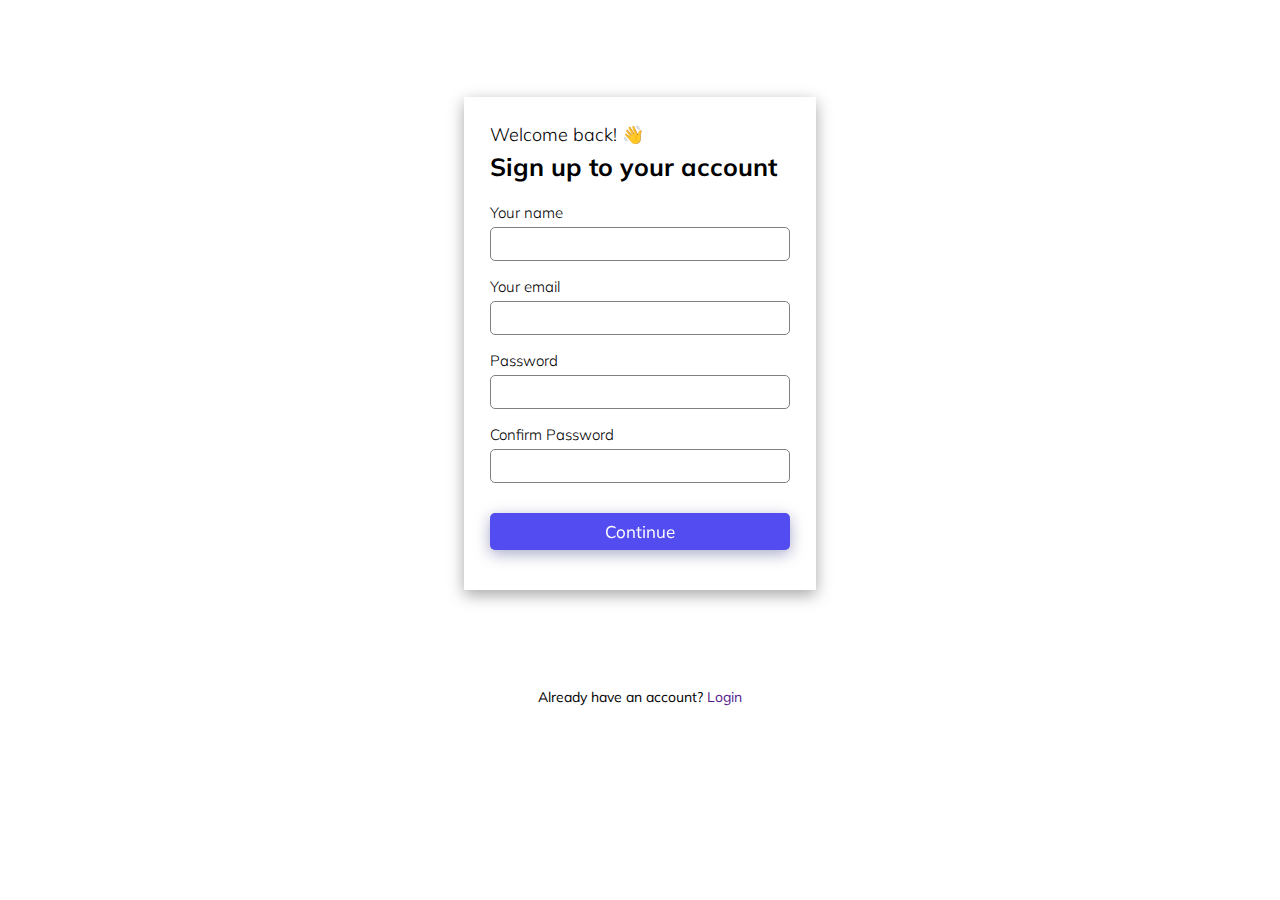
<file: index.html>
<!DOCTYPE html>
<html lang="en">
<head>
    <meta charset="UTF-8">
    <meta name="viewport" content="width=device-width, initial-scale=1.0">
    <title>Signup</title>
    <link rel="stylesheet" href="./style.css">
</head>
<body>
    <div class="main">
        <div class="form">
            <form>
                <h4>Welcome back! 👋</h4>
                <h2>Sign up to your account</h2>
                <div>
                    <label for="name">Your name</label><br>
                    <input type="text" id="name">
                </div>
                <div>
                    <label for="email">Your email</label><br>
                    <input type="text" id="email">
                </div>
                <div>
                    <label for="password">Password</label><br>
                    <input type="password" id="password">
                </div>
                <div><label for="confirmPassword">Confirm Password</label><br>
                    <input type="password" id="confirmPassword">
                </div>
                <button id="signupBtn">Continue</button>
            </form>
            <p id="errorMsg"></p>
        </div>
        <p>Already have an account? <a href="">Login</a></p>
    </div>
    <script src="./script.js"></script>
</body>
</html>
</file>
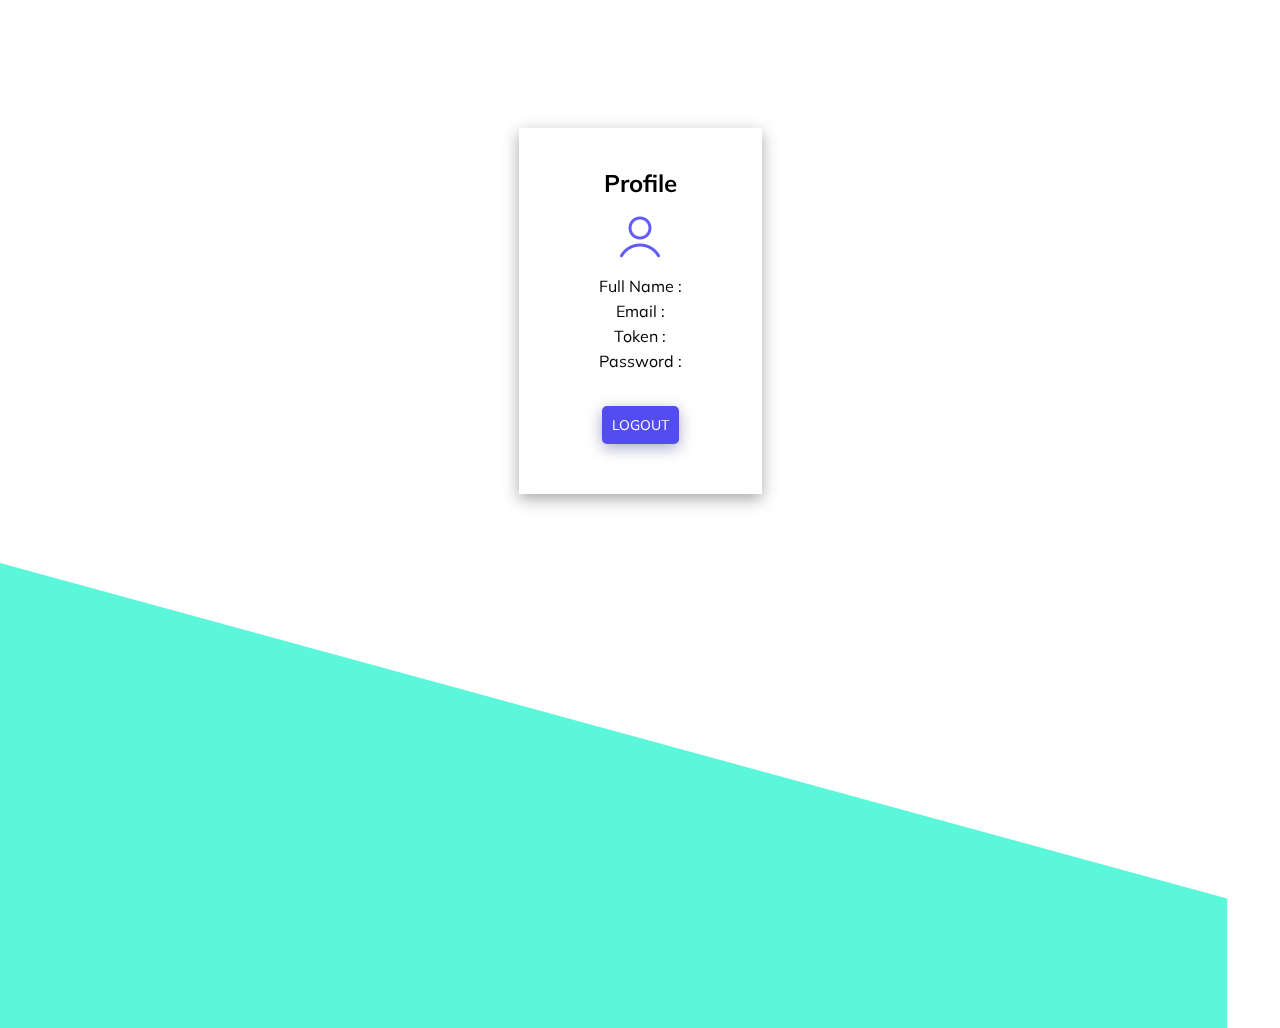
<file: profile/index.html>
<!DOCTYPE html>
<html lang="en">
<head>
    <meta charset="UTF-8">
    <meta name="viewport" content="width=device-width, initial-scale=1.0">
    <title>Profile</title>
    <link rel="stylesheet" href="./style.css">
</head>
<body>
    <div class="main">
        <h3 id="successMsg">Signup Successfull!</h3>
        <div class="profile">
        <h2>Profile</h2>
        <img src="./icons8-person-64.png" alt="img">
        <div class="userInfo">
            <p>Full Name : <span id="name"></span></p>
            <p>Email : <span id="email"></span></p>
            <p>Token : <span id="token"></span></p>
            <p>Password : <span id="password"></span></p>
            <br>
            <button id="logoutBtn">LOGOUT</button>
        </div>
        </div>
        </div>
        <script src="./script.js"></script>
</body>
</html>
</file>
<file: style.css>
@import url('https://fonts.googleapis.com/css2?family=Mulish:wght@200;300;400;500;600&display=swap');
*{
    margin: 0;
    padding: 0;
    box-sizing:border-box;
    font-family: 'Mulish', sans-serif;
}
.main{
    display: grid;
    width: 100%;
    height: 100vh;
    font-weight: 300;
}
.form{
    place-self: center;
    width: fit-content;
    padding: 2%;
    /* border: 1px solid black; */
    box-shadow: rgba(0, 0, 0, 0.35) 0px 5px 15px;
}
.form h4{
    font-weight: 300;
    font-size: 18px;
    margin-bottom: 5px;
}
.form h2{
    margin-bottom: 20px;
    font-size: 25px;
}
.form label{
    font-size: 15px;
}
.form div{
    margin: 10px 0px;
}
.form input{
    /* width: 20vw; */
    width: 300px;
    margin: 5px 0px;
    padding: 8px 10px;
    border: 1px solid gray;
    border-radius: 5px;
}
.form input:focus{
    outline: none;
}
.form button{
    width:300px;
    background-color: #534CF0;
    outline: none;
    border: none;
    color: white;
    font-size: 17px;
    margin: 15px 0px;
    padding: 8px 0px;
    cursor: pointer;
    box-shadow:rgba(3, 11, 101, 0.35) 0px 4px 15px; ;
    border-radius: 5px;
    display: inline-block;
	overflow: hidden;
    transform: perspective(1px) translateZ(0);
	transition: all 0.4s cubic-bezier(.86, .01, .15, .99);
}
.form button::before{
    content: "";
	position: absolute;
	z-index: -1;
	top: 0px;
	left: 0px;
	right: 0px;
	bottom: 0;
}
.form button::before {
	background: #fff;
	clip-path: inset(0 100% 0 0);
	opacity: 1;
	transition: 0.8s;
}

.form button:hover::before {
	clip-path: inset(0 0 0 0);
}

.form button:hover {
	color: #534CF0;
    border: 1px solid #534CF0;
	box-shadow: 0 0 0 10px rgba(250, 250, 250, 0.1)
}

#errorMsg{
    color: #534CF0;
    margin: 10px;
    font-weight: 500;
    font-size: 18px;
    display: none;
}
a{
    text-decoration: none;
}
.main p{
    text-align: center;
    font-size: 14px;
    font-weight: 400;
}

/* Media Quires */
@media  (max-width:420px) {
    .form h4{
        font-size: 10px;
        margin-top: 5px; 
    }
    .form h2{
        font-size: 15px;
    }
    .form input , .form button{
        width: 200px;
        padding: 5px;
    }
    .form button{
        font-size: 12px;
    }
    .form label{
        font-size: 12px;
    }
    .form{
        padding: 8px 20px;
    }
    #errorMsg{
        font-size: 12px;
    }
    .main p{
        font-size: 10px;
    }
}

@media (min-width:420px) and (max-width:620px) {
    .form h4{
        font-size: 12px;
        margin-top: 5px; 
    }
    .form h2{
        font-size: 17px;
    }
    .form input , .form button{
        width: 230px;
        padding: 6px;
    }
    .form button{
        font-size: 13px;
    }
    .form label{
        font-size: 14px;
    }
    .form{
        padding: 10px 20px;
    }
    #errorMsg{
        font-size: 14px;
    }
    .main p{
        font-size: 12px;
    }
}

@media (min-width:620px) and (max-width:820px) {
    .form h4{
        font-size: 12px;
        margin-top: 5px; 
    }
    .form h2{
        font-size: 18px;
    }
    .form input , .form button{
        width: 250px;
        padding: 7px;
    }
    .form button{
        font-size: 14px;
    }
    .form label{
        font-size: 14px;
    }
    .form{
        padding: 10px 20px;
    }
    #errorMsg{
        font-size: 14px;
    }
    .main p{
        font-size: 12px;
    }
}


@media (min-width:820px) and (max-width:1100px) {
    .form h4{
        font-size: 14px;
        margin-top: 5px; 
    }
    .form h2{
        font-size: 20px;
    }
    .form input , .form button{
        width: 280px;
        padding: 7px;
    }
    .form button{
        font-size: 15px;
    }
    .form label{
        font-size: 15px;
    }
    .form{
        padding: 10px 20px;
    }
    #errorMsg{
        font-size: 16px;
    }
    .main p{
        font-size: 14px;
    }
}
</file>
<file: profile/style.css>
@import url('https://fonts.googleapis.com/css2?family=Mulish:wght@200;300;400;500;600&display=swap');
*{
    margin: 0;
    padding: 0;
    box-sizing: border-box;
    font-family: 'Mulish', sans-serif;
}
body::before {
    content: "";
    position: fixed;
    left: 0;
    
    width: 100%;
    height: 100%;
    background-image: url(../Rectangle\ 1.png);
    background-position:left bottom;
    overflow: hidden;
    background-repeat: no-repeat;
    z-index: -1;
}
body{
    overflow: hidden;
}
.main{
    height: 100vh;
    width: 100%;
    z-index: 10;
    margin-top: 10%;
}

.main h3{
    font-size: 20px;
    color: #534CF0;
    font-weight: 500;
    text-align: center;
    margin-bottom: 20px;
    display: none;
}
.profile{
    background-color: white;
    /* height: 50vh; */
    padding: 40px 80px;
    margin: auto;
    /* margin-top: 10%; */
    /* background-color: black; */
    box-shadow: rgba(0, 0, 0, 0.35) 0px 5px 15px;
    width: fit-content;
    text-align: center;
}
.profile h2 , .profile img{
    margin-bottom: 5px;
}
.profile p{
    margin-bottom: 5px;
}
.profile button{
    background-color: #534CF0;
    outline: none;
    border: none;
    color: white;
    font-size: 14px;
    margin: 10px 0px;
    padding: 10px;
    cursor: pointer;
    box-shadow:rgba(3, 11, 101, 0.35) 0px 4px 15px; ;
    border-radius: 5px;
    display: inline-block;
	overflow: hidden;
    transform: perspective(1px) translateZ(0);
	transition: all 0.4s cubic-bezier(.86, .01, .15, .99);
}
.profile button::before{
    content: "";
	position: absolute;
	z-index: -1;
	top: 0px;
	left: 0px;
	right: 0px;
	bottom: 0;
}
.profile button::before {
	background: #fff;
	clip-path: inset(0 100% 0 0);
	opacity: 1;
	transition: 0.8s;
}

.profile button:hover::before {
	clip-path: inset(0 0 0 0);
}

.profile button:hover {
	color: #534CF0;
    border: 1px solid #534CF0;
	box-shadow: 0 0 0 10px rgba(250, 250, 250, 0.1)
}



@media (max-width:420px) {
    .main h3{
        font-size: 12px;
    }
    .profile h2{
        font-size: 15px;
        margin-bottom: 2px;
    }
    .profile img{
        margin-bottom: 2px;
    }
    .profile p{
        font-size: 12px;
    }
    .profile button{
        font-size: 10px;
        padding: 6px;
    }
    .profile{
        padding: 20px 40px;
    }
}

@media (min-width:420px) and (max-width:620px) {
    .main h3{
        font-size: 14px;
    }
    .profile h2{
        font-size: 16px;
        margin-bottom: 2px;
    }
    .profile img{
        margin-bottom: 2px;
    }
    .profile p{
        font-size: 14px;
    }
    .profile button{
        font-size: 12px;
        padding: 8px;
    }
    .profile{
        padding: 30px 50px;
    }
}


@media (min-width:620px) and (max-width:820px) {
    .main h3{
        font-size: 16px;
    }
    .profile h2{
        font-size: 18px;
        margin-bottom: 3px;
    }
    .profile img{
        margin-bottom: 4px;
    }
    .profile p{
        font-size: 16px;
    }
    .profile button{
        font-size: 14px;
        padding: 10px;
    }
    .profile{
        padding: 40px 60px;
    }
}

@media (min-width:820px) and (max-width:1100px) {
    .main h3{
        font-size: 17px;
    }
    .profile h2{
        font-size: 19px;
        margin-bottom: 3px;
    }
    .profile img{
        margin-bottom: 4px;
    }
    .profile p{
        font-size: 16px;
    }
    .profile button{
        font-size: 14px;
        padding: 10px;
    }
    .profile{
        padding: 50px 70px;
    }
}
</file>
